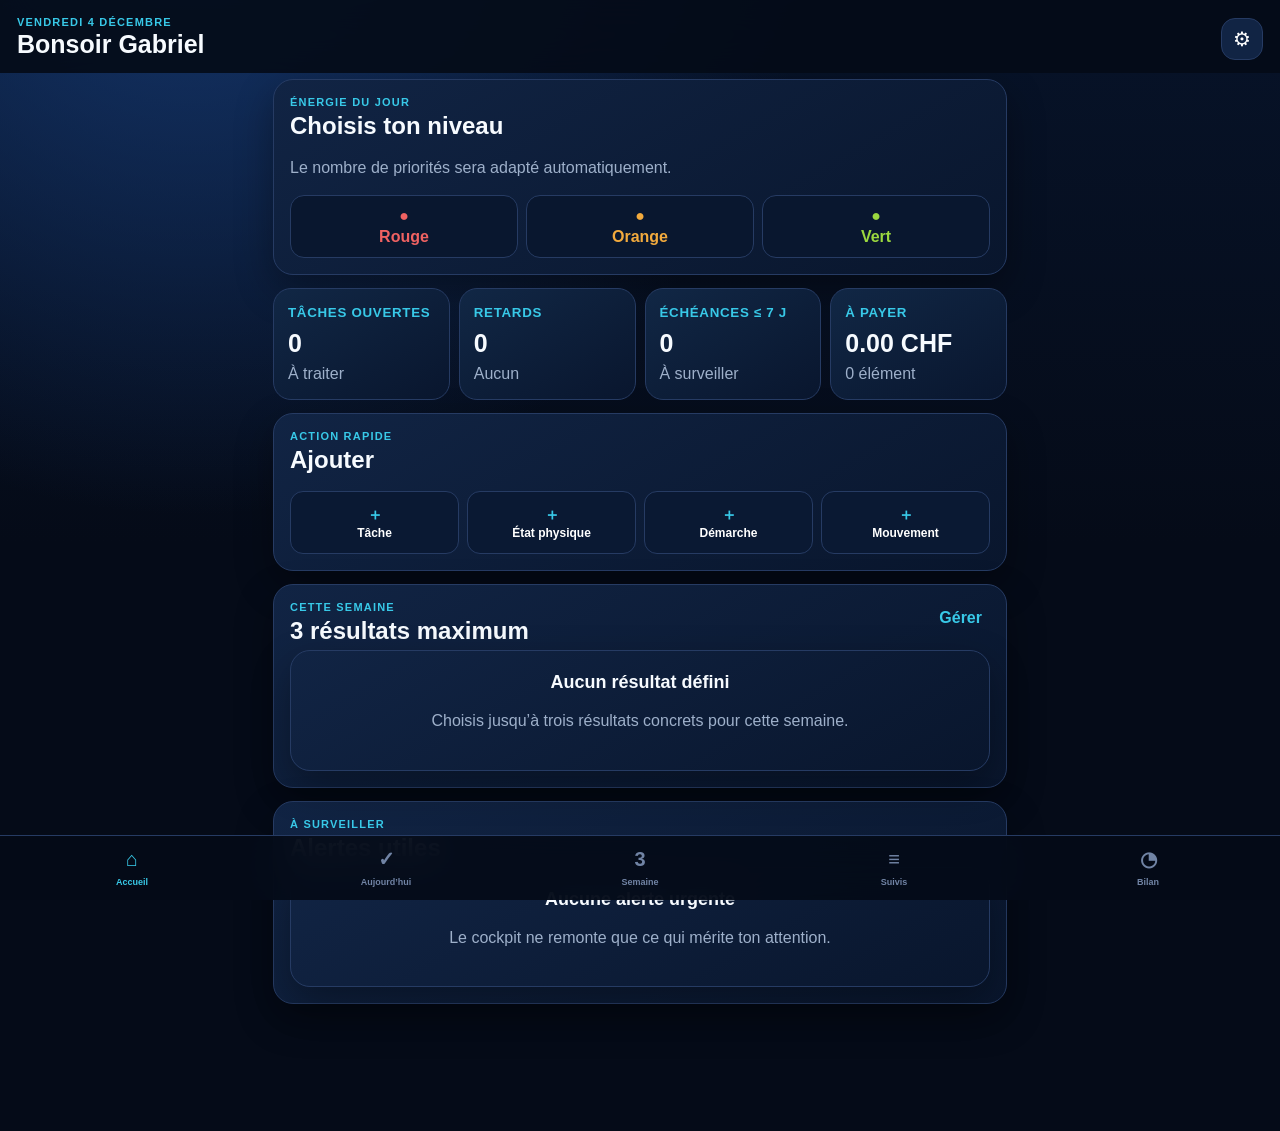
<file: index.html>
<!doctype html>
<html lang="fr">
<head>
  <meta charset="utf-8">
  <meta name="viewport" content="width=device-width,initial-scale=1,viewport-fit=cover">
  <meta name="theme-color" content="#071329">
  <meta name="apple-mobile-web-app-capable" content="yes">
  <meta name="apple-mobile-web-app-status-bar-style" content="black-translucent">
  <meta name="apple-mobile-web-app-title" content="Cockpit Gabriel">
  <link rel="stylesheet" href="styles.css?v=20260720-4">
  <title>Cockpit Gabriel</title>
</head>
<body>
  <header class="topbar">
    <div><p id="today" class="eyebrow"></p><h1 id="hello">Cockpit Gabriel</h1></div>
    <button id="backupBtn" class="icon-btn" aria-label="Sauvegarde">⚙︎</button>
  </header>

  <main>
    <section id="home" class="view active">
      <article class="panel energy-panel">
        <p class="eyebrow">Énergie du jour</p>
        <h2 id="energyTitle">Choisis ton niveau</h2>
        <p id="energyAdvice" class="muted">Le nombre de priorités sera adapté automatiquement.</p>
        <div class="energy-grid">
          <button data-energy="Rouge" class="energy red">●<span>Rouge</span></button>
          <button data-energy="Orange" class="energy orange">●<span>Orange</span></button>
          <button data-energy="Vert" class="energy green">●<span>Vert</span></button>
        </div>
      </article>
      <div id="kpis" class="kpis"></div>
      <article class="panel">
        <div class="section-head"><div><p class="eyebrow">Action rapide</p><h2>Ajouter</h2></div></div>
        <div class="quick-grid">
          <button data-add="task">＋<span>Tâche</span></button>
          <button data-add="health">＋<span>État physique</span></button>
          <button data-add="admin">＋<span>Démarche</span></button>
          <button data-add="finance">＋<span>Mouvement</span></button>
        </div>
      </article>
      <article class="panel">
        <div class="section-head"><div><p class="eyebrow">Cette semaine</p><h2>3 résultats maximum</h2></div><button data-go="week" class="link-btn">Gérer</button></div>
        <div id="homeGoals" class="stack"></div>
      </article>
      <article class="panel">
        <div class="section-head"><div><p class="eyebrow">À surveiller</p><h2>Alertes utiles</h2></div></div>
        <div id="alerts" class="stack"></div>
      </article>
    </section>

    <section id="todayView" class="view">
      <div class="page-head"><div><p class="eyebrow">Priorités</p><h2>Aujourd’hui</h2><p id="limit" class="muted"></p></div><button data-add="task" class="primary">＋ Ajouter</button></div>
      <div class="chips"><button data-filter="open" class="chip active">Ouvertes</button><button data-filter="all" class="chip">Toutes</button><button data-filter="done" class="chip">Terminées</button></div>
      <div id="tasks" class="stack"></div>
    </section>

    <section id="week" class="view">
      <div class="page-head"><div><p class="eyebrow">Cap hebdomadaire</p><h2>Résultats de la semaine</h2><p class="muted">Un résultat doit être concret et terminé.</p></div><button data-add="goal" class="primary">＋ Résultat</button></div>
      <div id="goals" class="stack"></div>
    </section>

    <section id="follow" class="view">
      <div class="page-head"><div><p class="eyebrow">Suivis</p><h2>Ce qui ne doit pas rester dans ta tête</h2></div></div>
      <div class="chips modules"><button data-module="admin" class="chip active">Administration</button><button data-module="health" class="chip">État physique</button><button data-module="finance" class="chip">Finances</button><button data-module="jobs" class="chip">Emploi</button><button data-module="gco" class="chip">GCO</button><button data-module="ideas" class="chip">Attente</button></div>
      <div id="moduleSummary" class="summary"></div>
      <p id="moduleNotice" class="muted" hidden></p>
      <div class="section-head module-title"><h2 id="moduleTitle">Administration</h2><button id="moduleAdd" class="primary">＋ Ajouter</button></div>
      <div id="moduleList" class="stack"></div>
    </section>

    <section id="review" class="view">
      <div class="page-head"><div><p class="eyebrow">Bilan</p><h2>Comprendre ton rythme</h2><p class="muted">Pas de culpabilité, seulement des données utiles.</p></div><button data-add="checkin" class="primary">＋ Bilan</button></div>
      <div id="reviewKpis" class="kpis"></div>
      <div id="checkins" class="stack"></div>
    </section>
  </main>

  <nav class="bottom-nav">
    <button data-view="home" class="active"><b>⌂</b><span>Accueil</span></button>
    <button data-view="todayView"><b>✓</b><span>Aujourd’hui</span></button>
    <button data-view="week"><b>3</b><span>Semaine</span></button>
    <button data-view="follow"><b>≡</b><span>Suivis</span></button>
    <button data-view="review"><b>◔</b><span>Bilan</span></button>
  </nav>

  <dialog id="editor">
    <form id="editorForm">
      <div class="dialog-head"><div><p class="eyebrow" id="formKicker">Nouvel élément</p><h2 id="formTitle">Ajouter</h2></div><button type="button" data-close="editor" class="icon-btn">✕</button></div>
      <div id="fields" class="fields"></div>
      <div class="dialog-actions"><button type="button" data-close="editor" class="secondary">Annuler</button><button type="submit" class="primary">Enregistrer</button></div>
    </form>
  </dialog>

  <dialog id="settingsDialog">
    <div class="settings-wrap">
      <div class="dialog-head"><div><p class="eyebrow">Données</p><h2>Sauvegarde</h2></div><button type="button" data-close="settingsDialog" class="icon-btn">✕</button></div>
      <p class="muted">Les données restent dans Safari sur cet iPhone. Exporte régulièrement une sauvegarde dans Fichiers ou iCloud Drive.</p>
      <button id="exportBtn" class="primary full">Exporter la sauvegarde</button>
      <label class="secondary full file-label">Restaurer une sauvegarde<input id="importInput" type="file" accept="application/json,.json"></label>
      <button id="resetBtn" class="danger full">Effacer toutes les données</button>
    </div>
  </dialog>

  <div id="toast"></div>
  <script src="app.js?v=20260720-4"></script>
  <script src="health.js?v=20260720-4"></script>
</body>
</html>
</file>
<file: styles.css>
:root{color-scheme:dark;--bg:#050b18;--panel:#0d1c38;--panel2:#112444;--line:#263b63;--txt:#f7fbff;--muted:#9eb0ca;--blue:#3478f6;--cyan:#38c9e8;--green:#9bd83f;--orange:#f2aa3d;--red:#ef6262;--purple:#9b7df5;font-family:-apple-system,BlinkMacSystemFont,"SF Pro Display","Segoe UI",sans-serif}*{box-sizing:border-box}html,body{margin:0;min-height:100%;background:radial-gradient(circle at 15% -10%,#15376e 0,transparent 38%),linear-gradient(#071329,#050b18 48%);color:var(--txt)}body{padding-bottom:calc(88px + env(safe-area-inset-bottom))}button,input,select,textarea{font:inherit}.topbar{position:sticky;top:0;z-index:10;display:flex;justify-content:space-between;align-items:center;padding:calc(16px + env(safe-area-inset-top)) 17px 12px;background:#050b18e8;backdrop-filter:blur(18px)}.topbar h1{font-size:25px;margin:2px 0}.eyebrow{font-size:11px;text-transform:uppercase;letter-spacing:1.2px;color:var(--cyan);font-weight:800;margin:0}.icon-btn{width:42px;height:42px;border:1px solid var(--line);border-radius:14px;background:var(--panel2);color:white;font-size:20px}main{max-width:760px;margin:auto;padding:0 13px 26px}.view{display:none}.view.active{display:block}.panel,.item,.empty,.summary{background:linear-gradient(150deg,var(--panel2),#09162d);border:1px solid var(--line);border-radius:20px;box-shadow:0 15px 38px #0005}.panel{padding:16px;margin:13px 0}.energy-panel{margin-top:6px}.energy-panel h2,.section-head h2,.page-head h2{margin:4px 0 5px}.muted{color:var(--muted);line-height:1.45}.energy-grid{display:grid;grid-template-columns:repeat(3,1fr);gap:8px;margin-top:14px}.energy{padding:11px 3px;border:1px solid var(--line);border-radius:14px;background:#09172f;color:var(--muted);font-weight:800}.energy span{display:block;margin-top:3px}.energy.red{color:var(--red)}.energy.orange{color:var(--orange)}.energy.green{color:var(--green)}.energy.selected{transform:translateY(-1px);box-shadow:0 0 0 2px currentColor}.kpis{display:grid;grid-template-columns:repeat(2,1fr);gap:9px;margin:13px 0}.kpi{min-height:103px;padding:14px;background:linear-gradient(150deg,#112745,#09162e);border:1px solid var(--line);border-radius:18px}.kpi small{color:var(--cyan);font-weight:800;text-transform:uppercase;letter-spacing:.7px}.kpi b{display:block;font-size:25px;margin:8px 0 4px}.section-head,.page-head,.item-top,.dialog-head{display:flex;justify-content:space-between;align-items:flex-start;gap:10px}.page-head{padding:7px 2px 3px}.page-head h2{font-size:28px}.quick-grid{display:grid;grid-template-columns:repeat(4,1fr);gap:8px;margin-top:12px}.quick-grid button{padding:13px 4px;border:1px solid var(--line);background:#0a1933;color:white;border-radius:13px;font-weight:800}.quick-grid button:first-line{color:var(--cyan)}.quick-grid span{display:block;font-size:12px}.primary,.secondary,.danger,.chip,.link-btn,.actions button{border-radius:13px;font-weight:800}.primary{border:0;background:linear-gradient(135deg,var(--blue),#1f50b8);color:white;padding:11px 13px}.secondary{border:1px solid var(--line);background:#132440;color:white;padding:11px 13px}.danger{border:1px solid #ef626280;background:#ef62621b;color:#ffb5b5;padding:11px 13px}.link-btn{border:0;background:none;color:var(--cyan);padding:8px}.chips{display:flex;gap:8px;overflow:auto;padding:8px 1px 11px;scrollbar-width:none}.chip{white-space:nowrap;border:1px solid var(--line);background:#09172f;color:var(--muted);padding:8px 12px}.chip.active{border-color:var(--blue);background:#3478f629;color:white}.stack{display:grid;gap:9px}.item{padding:14px}.item h3{margin:0;font-size:17px}.item p{margin:6px 0 0}.badges{display:flex;flex-wrap:wrap;gap:6px;margin-top:10px}.badge{font-size:11px;font-weight:800;padding:6px 8px;border-radius:999px;background:#172b4d;color:#cad7ea}.badge.red{background:#ef62621f;color:#ff9f9f}.badge.orange{background:#f2aa3d1f;color:#ffc66f}.badge.green{background:#9bd83f1f;color:#cdf68a}.badge.blue{background:#3478f629;color:#8bb4ff}.badge.purple{background:#9b7df529;color:#c7b7ff}.actions{display:flex;gap:6px;margin-top:12px}.actions button{flex:1;padding:8px;border:1px solid var(--line);background:#0b1a34;color:white;font-size:12px}.actions .done{color:#cdf68a;border-color:#9bd83f66}.progress{height:8px;border-radius:999px;background:#061127;overflow:hidden;margin-top:11px}.progress span{display:block;height:100%;background:linear-gradient(90deg,var(--blue),var(--cyan))}.empty{padding:21px;text-align:center}.empty b{font-size:18px}.summary{padding:14px;display:grid;grid-template-columns:repeat(3,1fr);gap:6px;margin:4px 0 12px}.sum{text-align:center}.sum b{display:block;font-size:19px}.sum small{font-size:10px;color:var(--muted)}.module-title{align-items:center;margin:16px 0 10px}.bottom-nav{position:fixed;z-index:11;left:0;right:0;bottom:0;display:grid;grid-template-columns:repeat(5,1fr);padding:7px 5px calc(7px + env(safe-area-inset-bottom));background:#050b18ed;border-top:1px solid var(--line);backdrop-filter:blur(18px)}.bottom-nav button{border:0;background:none;color:#7184a5;padding:4px 1px}.bottom-nav b{display:block;font-size:20px}.bottom-nav span{font-size:9px;font-weight:700}.bottom-nav .active{color:var(--cyan)}dialog{width:min(680px,calc(100% - 18px));max-height:calc(100dvh - 24px);border:1px solid var(--line);border-radius:24px;background:#08152c;color:white;padding:0}dialog::backdrop{background:#000b;backdrop-filter:blur(5px)}dialog form,.settings-wrap{padding:17px;overflow:auto;max-height:calc(100dvh - 24px)}.fields{display:grid;gap:11px}.field{display:grid;gap:5px}.field label{font-size:12px;font-weight:800;color:#cad7ea}.field input,.field select,.field textarea{width:100%;border:1px solid var(--line);background:#061127;color:white;border-radius:13px;padding:12px;outline:none}.field textarea{min-height:84px}.dialog-actions{display:grid;grid-template-columns:1fr 1.4fr;gap:8px;margin-top:16px}.full{width:100%;display:block;text-align:center;margin-top:10px}.file-label input{display:none}#toast{position:fixed;z-index:50;left:50%;bottom:calc(88px + env(safe-area-inset-bottom));transform:translate(-50%,18px);opacity:0;transition:.2s;background:white;color:#071329;border-radius:999px;padding:10px 15px;font-size:13px;font-weight:800;max-width:90%;white-space:nowrap;overflow:hidden;text-overflow:ellipsis}#toast.show{opacity:1;transform:translate(-50%,0)}@media(min-width:620px){.kpis{grid-template-columns:repeat(4,1fr)}}@media(max-width:390px){.quick-grid{grid-template-columns:repeat(2,1fr)}.topbar h1{font-size:22px}.bottom-nav span{font-size:8px}}
</file>
